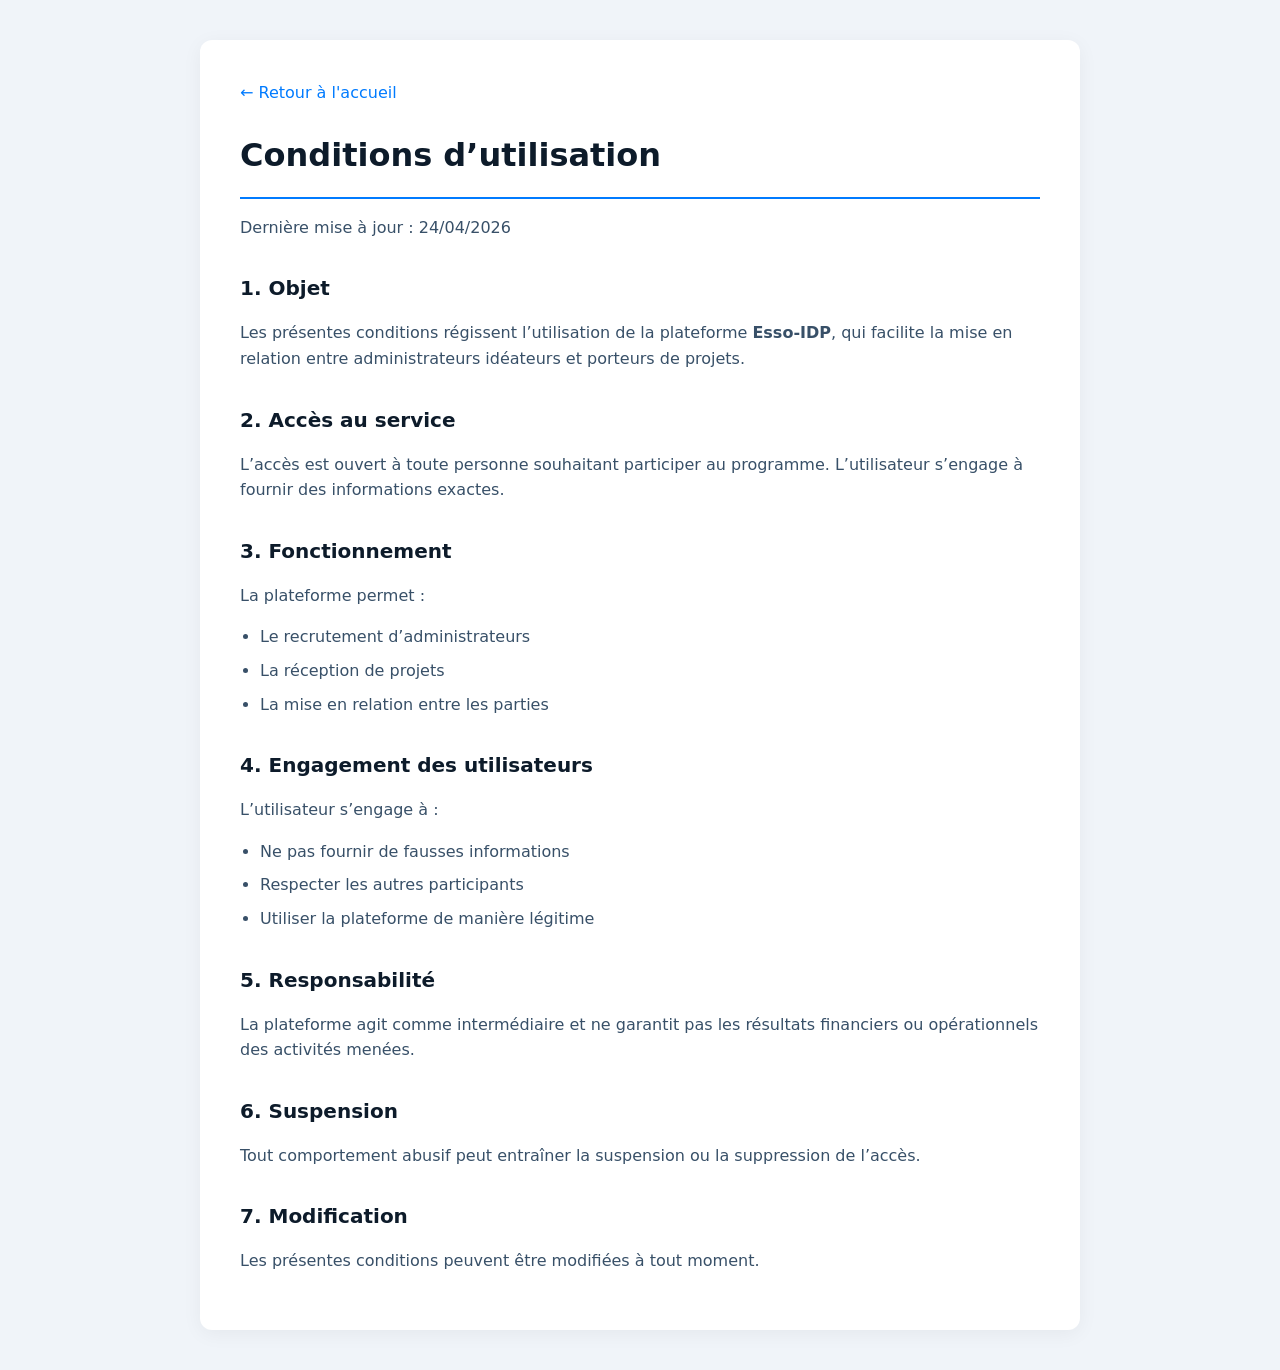
<file: conditions.html>
<!DOCTYPE html>
<html lang="fr">
<head>
  <meta charset="UTF-8">
  <meta name="viewport" content="width=device-width, initial-scale=1.0">
  <title>Conditions d’utilisation</title>
  <style>
    :root {
      --blue: #007bff;
      --ink: #0d1b2a;
      --mist: #f0f4f9;
      --white: #ffffff;
      --text: #111e2d;
      --text-light: #385068;
    }
    body {
      font-family: system-ui, -apple-system, BlinkMacSystemFont, "Segoe UI", Roboto, sans-serif;
      font-size: 16px;
      color: var(--text);
      background-color: var(--mist);
      line-height: 1.6;
      margin: 0;
      padding: 40px 20px;
    }
    .container {
      max-width: 800px;
      margin: 0 auto;
      background: var(--white);
      padding: 40px;
      border-radius: 12px;
      box-shadow: 0 4px 20px rgba(0,0,0,0.05);
    }
    h1, h2 {
      color: var(--ink);
    }
    h1 {
      font-size: 32px;
      margin-top: 0;
      margin-bottom: 8px;
      border-bottom: 2px solid var(--blue);
      padding-bottom: 16px;
    }
    h2 {
      font-size: 20px;
      margin-top: 32px;
      margin-bottom: 12px;
    }
    p, ul {
      color: var(--text-light);
      margin-bottom: 16px;
    }
    ul {
      padding-left: 20px;
    }
    li {
      margin-bottom: 8px;
    }
    .back-link {
      display: inline-block;
      margin-bottom: 24px;
      color: var(--blue);
      text-decoration: none;
      font-weight: 500;
    }
    .back-link:hover {
      text-decoration: underline;
    }
  </style>
</head>
<body>
  <div class="container">
    <a href="index.html" class="back-link">← Retour à l'accueil</a>

    <h1>Conditions d’utilisation</h1>

    <p>Dernière mise à jour : 24/04/2026</p>

    <h2>1. Objet</h2>
    <p>Les présentes conditions régissent l’utilisation de la plateforme <strong>Esso-IDP</strong>, qui facilite la mise en relation entre administrateurs idéateurs et porteurs de projets.</p>

    <h2>2. Accès au service</h2>
    <p>L’accès est ouvert à toute personne souhaitant participer au programme. L’utilisateur s’engage à fournir des informations exactes.</p>

    <h2>3. Fonctionnement</h2>
    <p>La plateforme permet :</p>
    <ul>
    <li>Le recrutement d’administrateurs</li>
    <li>La réception de projets</li>
    <li>La mise en relation entre les parties</li>
    </ul>

    <h2>4. Engagement des utilisateurs</h2>
    <p>L’utilisateur s’engage à :</p>
    <ul>
    <li>Ne pas fournir de fausses informations</li>
    <li>Respecter les autres participants</li>
    <li>Utiliser la plateforme de manière légitime</li>
    </ul>

    <h2>5. Responsabilité</h2>
    <p>La plateforme agit comme intermédiaire et ne garantit pas les résultats financiers ou opérationnels des activités menées.</p>

    <h2>6. Suspension</h2>
    <p>Tout comportement abusif peut entraîner la suspension ou la suppression de l’accès.</p>

    <h2>7. Modification</h2>
    <p>Les présentes conditions peuvent être modifiées à tout moment.</p>
  </div>
</body>
</html>
</file>
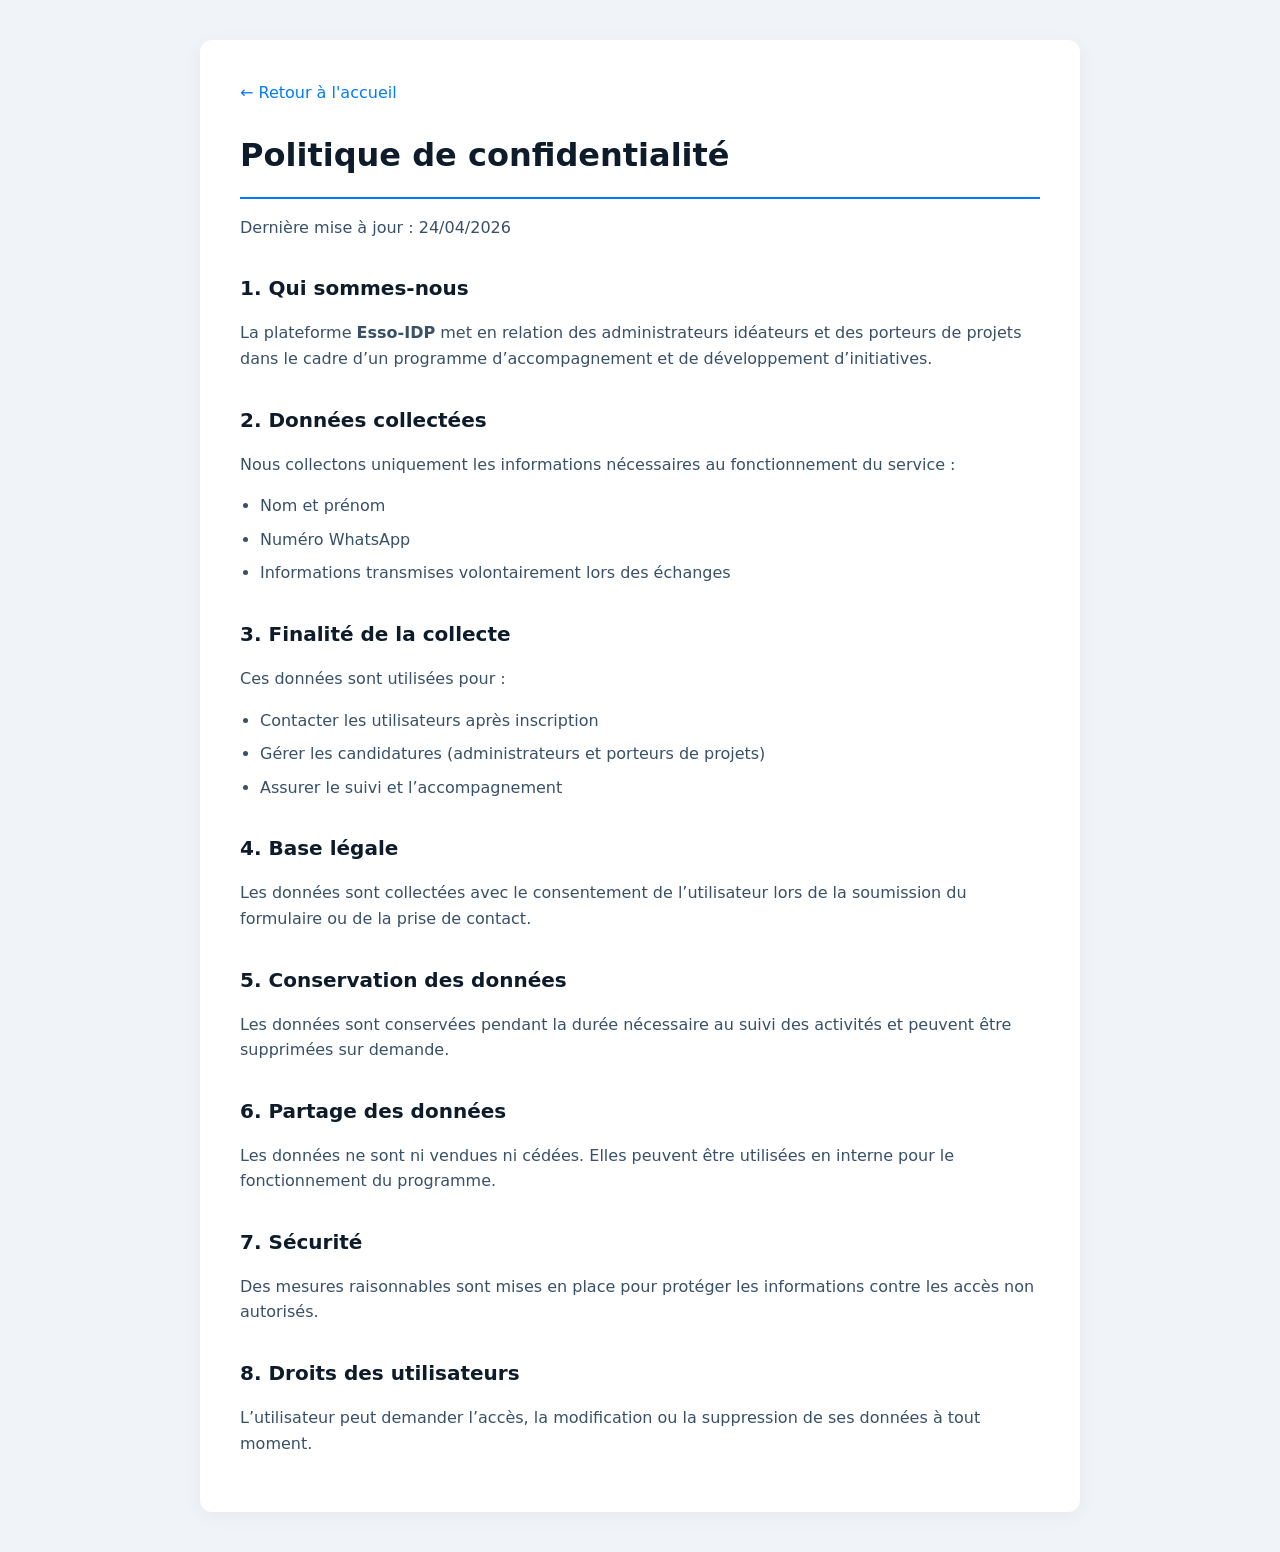
<file: politique.html>
<!DOCTYPE html>
<html lang="fr">
<head>
  <meta charset="UTF-8">
  <meta name="viewport" content="width=device-width, initial-scale=1.0">
  <title>Politique de confidentialité</title>
  <style>
    :root {
      --blue: #007bff;
      --ink: #0d1b2a;
      --mist: #f0f4f9;
      --white: #ffffff;
      --text: #111e2d;
      --text-light: #385068;
    }
    body {
      font-family: system-ui, -apple-system, BlinkMacSystemFont, "Segoe UI", Roboto, sans-serif;
      font-size: 16px;
      color: var(--text);
      background-color: var(--mist);
      line-height: 1.6;
      margin: 0;
      padding: 40px 20px;
    }
    .container {
      max-width: 800px;
      margin: 0 auto;
      background: var(--white);
      padding: 40px;
      border-radius: 12px;
      box-shadow: 0 4px 20px rgba(0,0,0,0.05);
    }
    h1, h2 {
      color: var(--ink);
    }
    h1 {
      font-size: 32px;
      margin-top: 0;
      margin-bottom: 8px;
      border-bottom: 2px solid var(--blue);
      padding-bottom: 16px;
    }
    h2 {
      font-size: 20px;
      margin-top: 32px;
      margin-bottom: 12px;
    }
    p, ul {
      color: var(--text-light);
      margin-bottom: 16px;
    }
    ul {
      padding-left: 20px;
    }
    li {
      margin-bottom: 8px;
    }
    .back-link {
      display: inline-block;
      margin-bottom: 24px;
      color: var(--blue);
      text-decoration: none;
      font-weight: 500;
    }
    .back-link:hover {
      text-decoration: underline;
    }
  </style>
</head>
<body>
  <div class="container">
    <a href="index.html" class="back-link">← Retour à l'accueil</a>

    <h1>Politique de confidentialité</h1>

    <p>Dernière mise à jour : 24/04/2026</p>

    <h2>1. Qui sommes-nous</h2>
    <p>La plateforme <strong>Esso-IDP</strong> met en relation des administrateurs idéateurs et des porteurs de projets dans le cadre d’un programme d’accompagnement et de développement d’initiatives.</p>

    <h2>2. Données collectées</h2>
    <p>Nous collectons uniquement les informations nécessaires au fonctionnement du service :</p>
    <ul>
    <li>Nom et prénom</li>
    <li>Numéro WhatsApp</li>
    <li>Informations transmises volontairement lors des échanges</li>
    </ul>

    <h2>3. Finalité de la collecte</h2>
    <p>Ces données sont utilisées pour :</p>
    <ul>
    <li>Contacter les utilisateurs après inscription</li>
    <li>Gérer les candidatures (administrateurs et porteurs de projets)</li>
    <li>Assurer le suivi et l’accompagnement</li>
    </ul>

    <h2>4. Base légale</h2>
    <p>Les données sont collectées avec le consentement de l’utilisateur lors de la soumission du formulaire ou de la prise de contact.</p>

    <h2>5. Conservation des données</h2>
    <p>Les données sont conservées pendant la durée nécessaire au suivi des activités et peuvent être supprimées sur demande.</p>

    <h2>6. Partage des données</h2>
    <p>Les données ne sont ni vendues ni cédées. Elles peuvent être utilisées en interne pour le fonctionnement du programme.</p>

    <h2>7. Sécurité</h2>
    <p>Des mesures raisonnables sont mises en place pour protéger les informations contre les accès non autorisés.</p>

    <h2>8. Droits des utilisateurs</h2>
    <p>L’utilisateur peut demander l’accès, la modification ou la suppression de ses données à tout moment.</p>
  </div>
</body>
</html>
</file>
